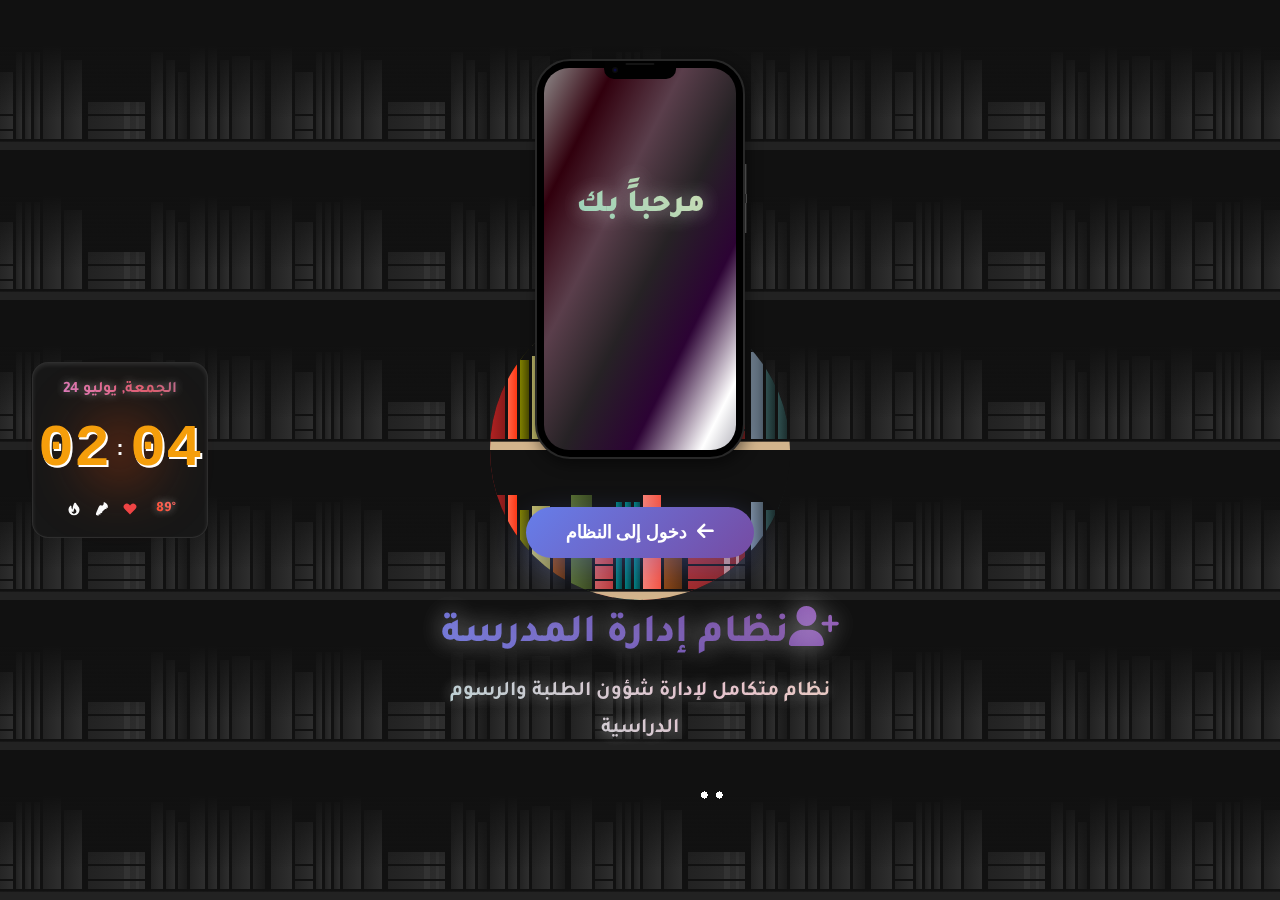
<file: index.html>
<!DOCTYPE html>
<html lang="ar" dir="rtl">
<head>
    <meta charset="UTF-8">
    <meta name="viewport" content="width=device-width, initial-scale=1.0">
    <title>مرحباً - نظام إدارة المدرسة</title>
    <link rel="stylesheet" href="https://cdnjs.cloudflare.com/ajax/libs/font-awesome/6.4.0/css/all.min.css">
    <link href="https://fonts.googleapis.com/css2?family=Tajawal:wght@400;500;700&display=swap" rel="stylesheet">
    <link rel="stylesheet" href="welcome.css">
</head>
<body>
    <!-- Flashlight Background Container - From Uiverse.io by Cobp -->
    <div class="flashlight-container"></div>
    
    <div class="welcome-container">
        <!-- Welcome Card -->
        <div class="card">
            <div class="btn1"></div>
            <div class="btn2"></div>
            <div class="btn3"></div>
            <div class="btn4"></div>
            <div class="card-int">
                <div class="hello">
                    مرحباً بك
                    <span class="hidden">في نظام إدارة المدرسة</span>
                </div>
            </div>
            <div class="top">
                <div class="camera">
                    <div class="int"></div>
                </div>
                <div class="speaker"></div>
            </div>
        </div>

        <!-- Enter Button -->
        <div class="enter-container">
            <button class="enter-btn" onclick="enterSystem()">
                <i class="fas fa-arrow-left"></i>
                <span>دخول إلى النظام</span>
            </button>
        </div>

        <!-- School Info -->
        <div class="school-info">
            <h2><i class="fas fa-user-plus"></i>نظام إدارة المدرسة</h2>
            <p>نظام متكامل لإدارة شؤون الطلبة والرسوم الدراسية</p>
            <div class="features">
                <div class="feature">
                    <i class="fas fa-users"></i>
                    <span>إدارة الطلبة</span>
                </div>
                <div class="feature">
                    <i class="fas fa-money-bill-wave"></i>
                    <span>تتبع المدفوعات</span>
                </div>
                <div class="feature">
                    <i class="fas fa-chart-bar"></i>
                    <span>إحصائيات دقيقة</span>
                </div>
            </div>
        </div>
    </div>

    <!-- Clock Widget - From Uiverse.io by Javierrocadev -->
    <div class="clock-widget">
        <div class="clock-container">
            <span class="date-text" id="dateText">الأحد، 15 يناير</span>
            <div class="time-display">
                <span class="time-hours" id="timeHours">12</span>
                <span class="time-separator">:</span>
                <span class="time-minutes" id="timeMinutes">58</span>
            </div>
            <div class="weather-info">
                <span class="temperature" id="temperature">89°</span>
                <div class="weather-icons">
                    <svg class="w-5 h-5 fill-red-500 animate-bounce" height="100" preserveAspectRatio="xMidYMid meet" viewBox="0 0 100 100" width="100" x="0" xmlns="http://www.w3.org/2000/svg" y="0">
                        <path class="" d="M23,27.6a15.8,15.8,0,0,1,22.4,0L50,32.2l4.6-4.6A15.8,15.8,0,0,1,77,50L50,77,23,50A15.8,15.8,0,0,1,23,27.6Z" fill-rule="evenodd">
                        </path>
                    </svg>
                    <svg class="w-5 h-5 fill-current" height="100" preserveAspectRatio="xMidYMid meet" viewBox="0 0 100 100" width="100" x="0" xmlns="http://www.w3.org/2000/svg" y="0">
                        <path class="svg-fill-primary" d="M80.2,40.7l-1.1-2-.2-.3.3-.3c2.2-14.7-21.3-25.6-20.7-21S57,38.1,45.4,31.8c-9.3-5.1-12.9,12.1-22.8,33.7C16.2,79.4,20.8,82.3,27,81l.3.4L29,83.3a1.4,1.4,0,0,0,1.8.5l.9-.3a1.6,1.6,0,0,0,1.1-1.9l-.5-2.5a38.2,38.2,0,0,0,4.5-2.7L38.6,78a1.8,1.8,0,0,0,2.4-.1l1.2-1.1a1.9,1.9,0,0,0,.4-1.9l-1-2.5L45.5,69l1.7,1.6a1.8,1.8,0,0,0,2.4-.1l.9-1a1.7,1.7,0,0,0,.4-1.8L50,65c5.6-5,11.9-10.9,17.3-15.8l.4.2,1.9,1.1a1.6,1.6,0,0,0,2.1-.2l.8-.8a1.6,1.6,0,0,0,.3-2.1l-1.3-2.1,3.2-3.1,2.2,1.5a1.8,1.8,0,0,0,2.2-.1l.8-.8A1.7,1.7,0,0,0,80.2,40.7Z">
                        </path>
                    </svg>
                    <svg class="w-5 h-5 fill-current" height="100" preserveAspectRatio="xMidYMid meet" viewBox="0 0 100 100" width="100" x="0" xmlns="http://www.w3.org/2000/svg" y="0">
                        <path class="svg-fill-primary" d="M59.5,20.5a3.9,3.9,0,0,0-2.5-2,4.3,4.3,0,0,0-3.3.5,11.9,11.9,0,0,0-3.2,3.5,26,26,0,0,0-2.3,4.4,76.2,76.2,0,0,0-3.3,10.8,120.4,120.4,0,0,0-2.4,14.2,11.4,11.4,0,0,1-3.8-4.2c-1.3-2.7-1.5-6.1-1.5-10.5a4,4,0,0,0-2.5-3.7,3.8,3.8,0,0,0-4.3.9,27.7,27.7,0,1,0,39.2,0,62.4,62.4,0,0,1-5.3-5.8A42.9,42.9,0,0,1,59.5,20.5ZM58.4,70.3a11.9,11.9,0,0,1-20.3-8.4s3.5,2,9.9,2c0-4,2-15.9,5-17.9a21.7,21.7,0,0,0,5.4,7.5,11.8,11.8,0,0,1,3.5,8.4A12,12,0,0,1,58.4,70.3Z" fill-rule="evenodd">
                        </path>
                    </svg>
                </div>
            </div>
        </div>
    </div>

    <script>
        function enterSystem() {
            // الانتقال إلى صفحة إدارة الطلبة
            window.location.href = 'welcome.html';
        }

        // تحديث الساعة بتوقيت ليبيا طرابلس (GMT+2) - تنسيق 12 ساعة
        function updateClock() {
            const now = new Date();
            
            // تحويل التوقيت إلى ليبيا طرابلس (GMT+2)
            const libyaTime = new Date(now.toLocaleString("en-US", {timeZone: "Africa/Tripoli"}));
            
            // تحديث الوقت بتنسيق 12 ساعة
            let hours = libyaTime.getHours();
            const minutes = libyaTime.getMinutes();
            const ampm = hours >= 12 ? 'PM' : 'AM';
            
            // تحويل إلى تنسيق 12 ساعة
            hours = hours % 12;
            hours = hours ? hours : 12; // الساعة 0 تصبح 12
            
            // تنسيق الأرقام
            const formattedHours = hours.toString().padStart(2, '0');
            const formattedMinutes = minutes.toString().padStart(2, '0');
            
            document.getElementById('timeHours').textContent = formattedHours;
            document.getElementById('timeMinutes').textContent = formattedMinutes;
            
            // تحديث التاريخ
            const days = ['الأحد', 'الإثنين', 'الثلاثاء', 'الأربعاء', 'الخميس', 'الجمعة', 'السبت'];
            const months = ['يناير', 'فبراير', 'مارس', 'أبريل', 'مايو', 'يونيو', 'يوليو', 'أغسطس', 'سبتمبر', 'أكتوبر', 'نوفمبر', 'ديسمبر'];
            const dayName = days[libyaTime.getDay()];
            const monthName = months[libyaTime.getMonth()];
            const day = libyaTime.getDate();
            document.getElementById('dateText').textContent = `${dayName}, ${monthName} ${day}`;
            
            // تحديث درجة الحرارة (قيمة ثابتة للعرض)
            document.getElementById('temperature').textContent = '89°';
            
            // عرض التوقيت الحالي في الكونسول للتأكد
            console.log('توقيت ليبيا طرابلس (12 ساعة):', libyaTime.toLocaleString('ar-LY', { 
                timeZone: 'Africa/Tripoli',
                hour: '2-digit',
                minute: '2-digit',
                second: '2-digit',
                hour12: true
            }));
        }

        // إضافة تأثيرات ديناميكية
        document.addEventListener('DOMContentLoaded', function() {
            // تحديث الساعة فوراً وكل ثانية
            updateClock();
            setInterval(updateClock, 1000);
            
            // تأثير الكتابة التدريجي
            const helloElement = document.querySelector('.hello');
            const hiddenElement = document.querySelector('.hidden');
            
            setTimeout(() => {
                hiddenElement.style.opacity = '1';
            }, 1000);

            // تأثير الظهور التدريجي للعناصر
            const features = document.querySelectorAll('.feature');
            features.forEach((feature, index) => {
                setTimeout(() => {
                    feature.style.opacity = '1';
                    feature.style.transform = 'translateY(0)';
                }, 1500 + (index * 200));
            });

            // إمكانية الضغط على Enter للدخول
            document.addEventListener('keypress', function(e) {
                if (e.key === 'Enter') {
                    enterSystem();
                }
            });
        });
    </script>
</body>
</html>
</file>
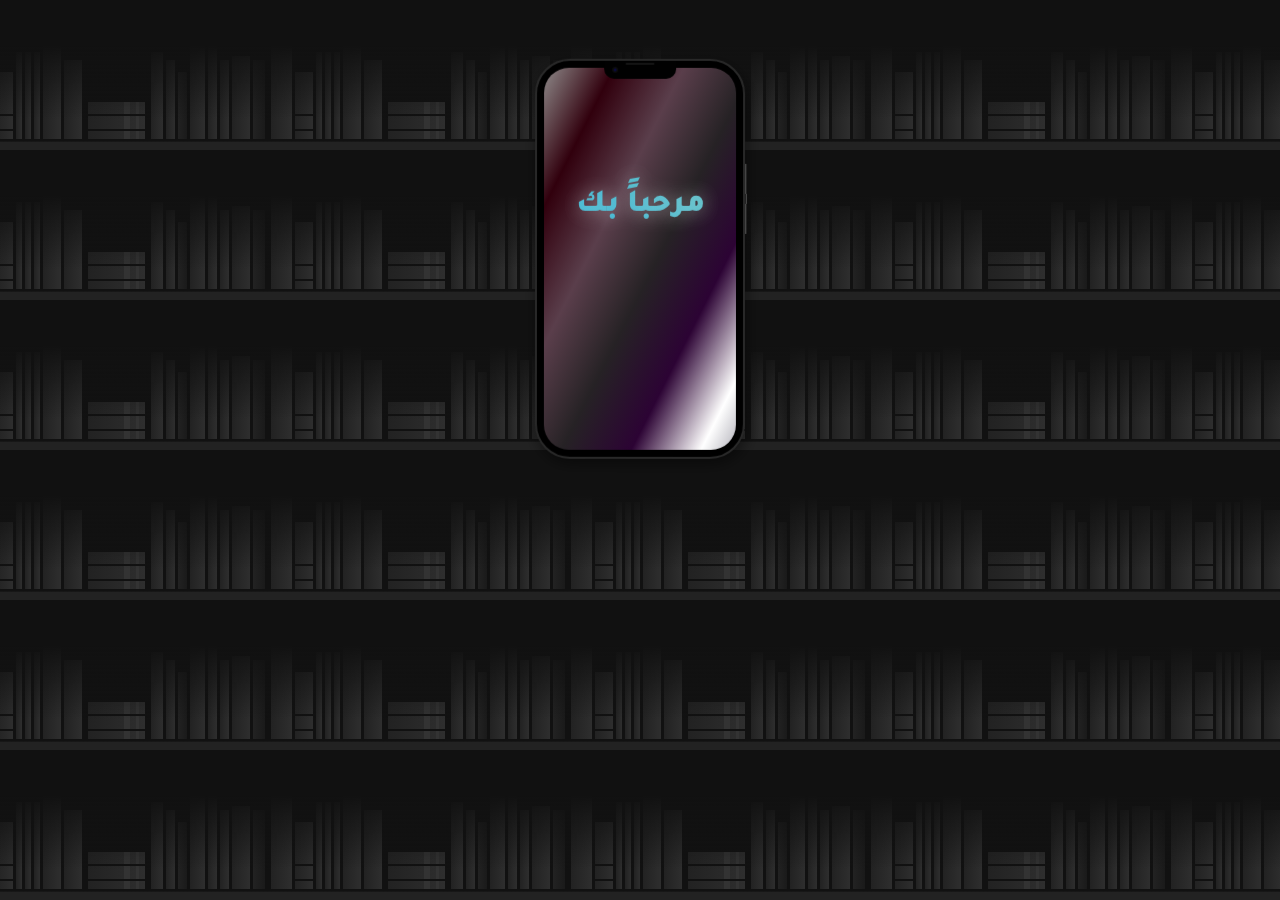
<file: home.html>
<!DOCTYPE html>
<html lang="ar" dir="rtl">
<head>
    <meta charset="UTF-8">
    <meta name="viewport" content="width=device-width, initial-scale=1.0">
    <title>نظام إدارة المدرسة</title>
    <meta http-equiv="refresh" content="0; url=index.html">
    <style>
        body {
            font-family: 'Tajawal', sans-serif;
            background: linear-gradient(135deg, #667eea 0%, #764ba2 100%);
            min-height: 100vh;
            display: flex;
            align-items: center;
            justify-content: center;
            color: white;
            margin: 0;
        }
        .loading {
            text-align: center;
        }
        .loading i {
            font-size: 3rem;
            animation: spin 2s linear infinite;
            margin-bottom: 1rem;
        }
        @keyframes spin {
            0% { transform: rotate(0deg); }
            100% { transform: rotate(360deg); }
        }
        .loading h2 {
            font-size: 1.5rem;
            margin-bottom: 0.5rem;
        }
        .loading p {
            opacity: 0.8;
        }
    </style>
</head>
<body>
    <div class="loading">
        <i class="fas fa-school"></i>
        <h2>نظام إدارة المدرسة</h2>
        <p>جاري التحميل...</p>
    </div>
</body>
</html>
</file>
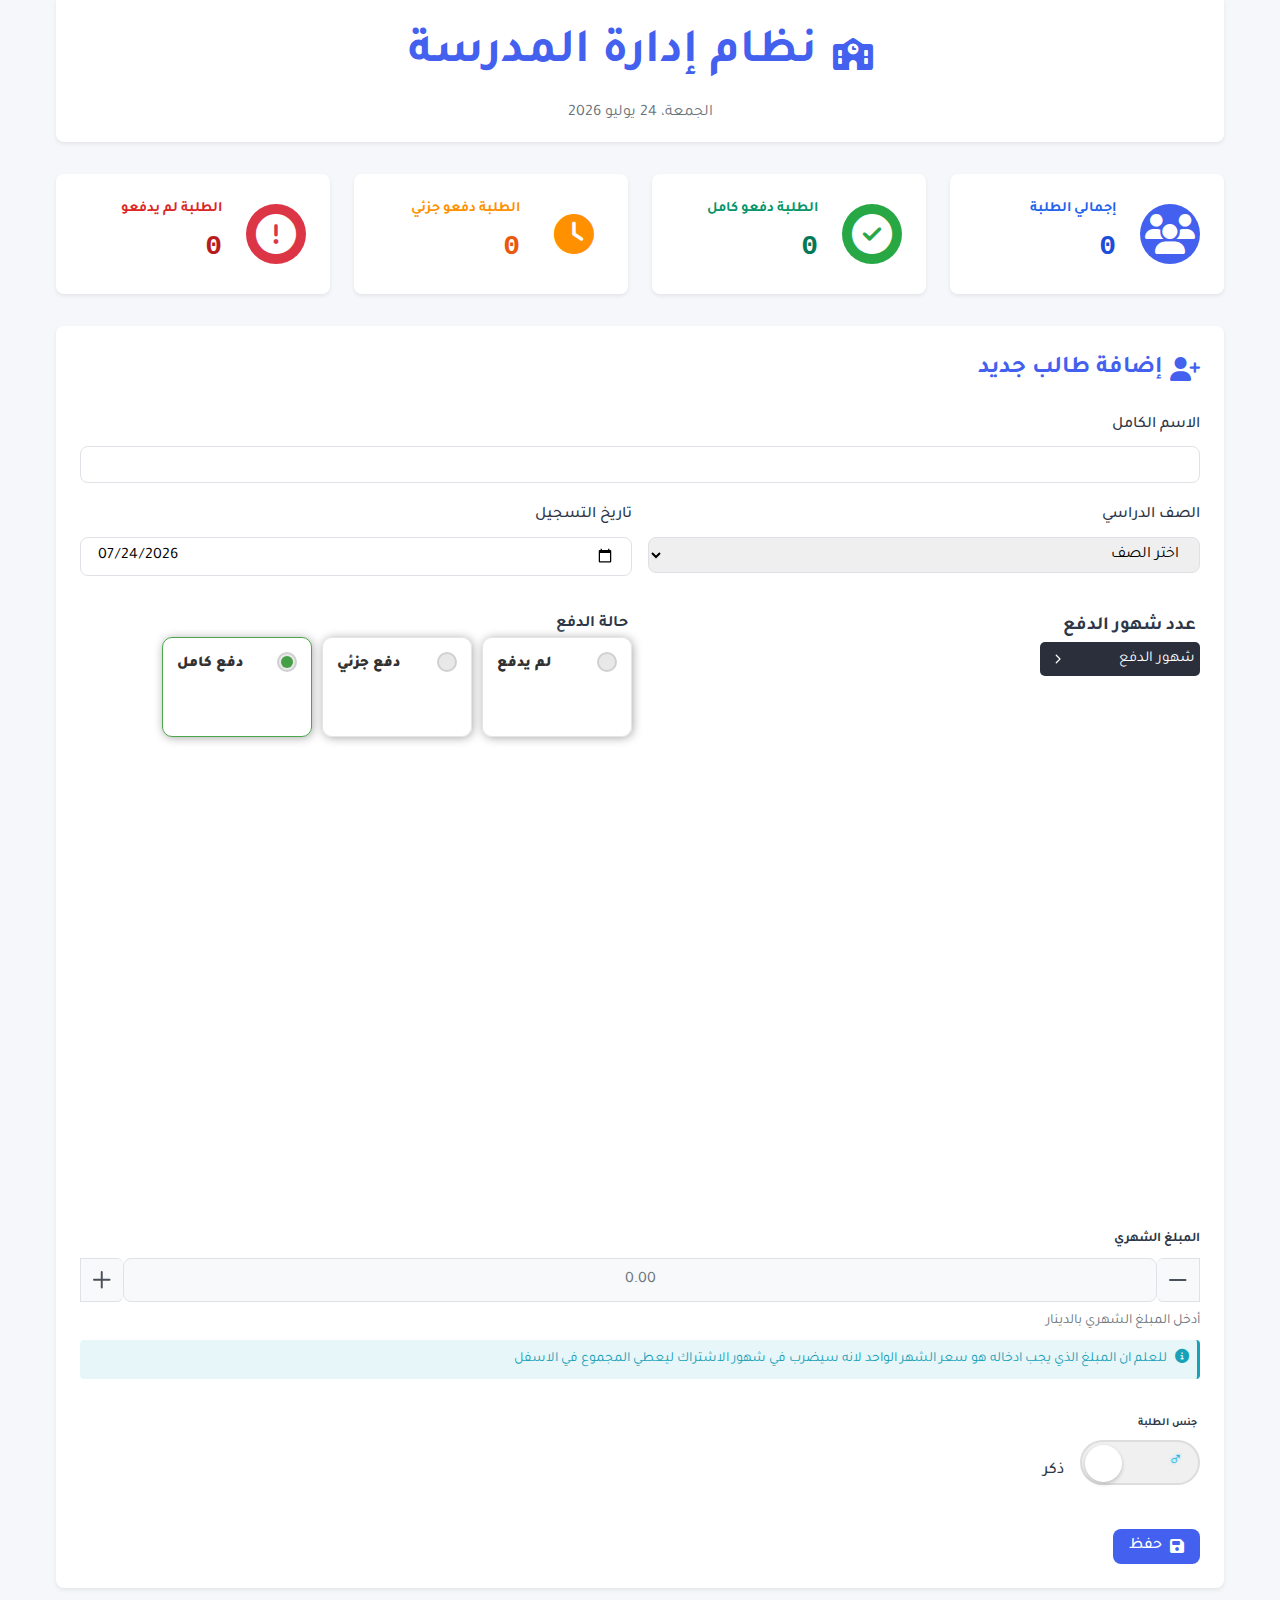
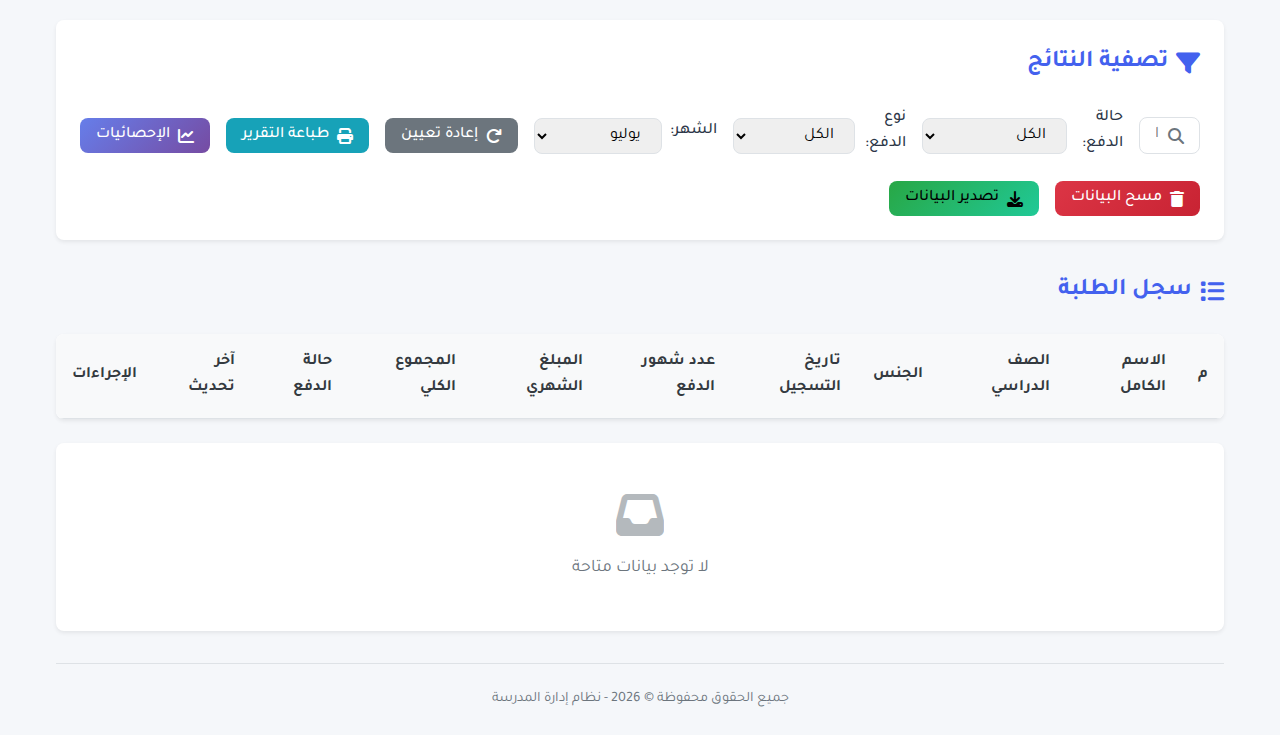
<file: welcome.html>
<!DOCTYPE html>
<html lang="ar" dir="rtl">
<head>
    <meta charset="UTF-8">
    <meta name="viewport" content="width=device-width, initial-scale=1.0">
    <title>نظام إدارة المدرسة - إدارة القبول والرسوم</title>
    <link rel="stylesheet" href="https://cdnjs.cloudflare.com/ajax/libs/font-awesome/6.4.0/css/all.min.css">
    <link href="https://fonts.googleapis.com/css2?family=Tajawal:wght@400;500;700&display=swap" rel="stylesheet">
    <link rel="stylesheet" href="style.css">
</head>
<body>
    <div class="container">
        <!-- Header Section -->
        <header class="header">
            <div class="logo">
                <i class="fas fa-school"></i>
                <h1>نظام إدارة المدرسة</h1>
            </div>
            <div class="date" id="currentDate"></div>
        </header>

        <!-- Main Content -->
        <main class="main-content">
            <!-- Statistics Cards -->
            <section class="stats-cards">
                <div class="stat-card total-students">
                    <i class="fas fa-users"></i>
                    <div class="info">
                        <h3>إجمالي الطلبة</h3>
                        <p id="totalStudents">0</p>
                    </div>
                </div>
                <div class="stat-card paid">
                    <i class="fas fa-check-circle"></i>
                    <div class="info">
                        <h3>الطلبة دفعو كامل </h3>
                        <p id="paidStudents">0</p>
                    </div>
                </div>
                <div class="stat-card partial">
                    <i class="fas fa-clock"></i>
                    <div class="info">
                        <h3>الطلبة دفعو جزئي</h3>
                        <p id="partialStudents">0</p>
                    </div>
                </div>
                <div class="stat-card unpaid">
                    <i class="fas fa-exclamation-circle"></i>
                    <div class="info">
                        <h3>الطلبة لم يدفعو</h3>
                        <p id="unpaidStudents">0</p>
                    </div>
                </div>
            </section>

            <!-- Student Form -->
            <section class="student-form">
                <h2><i class="fas fa-user-plus"></i> إضافة طالب جديد</h2>
                <form id="studentForm">
                    <div class="form-group">
                        <label for="fullName">الاسم الكامل</label>
                        <input type="text" id="fullName" required>
                    </div>
                    <div class="form-row">
                        <div class="form-group">
                            <label for="grade">الصف الدراسي</label>
                            <select id="grade" required>
                                <option value="">اختر الصف</option>
                                <option value="الأول ابتدائي">الأول ابتدائي</option>
                                <option value="الثاني ابتدائي">الثاني ابتدائي</option>
                                <option value="الثالث ابتدائي">الثالث ابتدائي</option>
                                <option value="الرابع ابتدائي">الرابع ابتدائي</option>
                                <option value="الخامس ابتدائي">الخامس ابتدائي</option>
                                <option value="السادس ابتدائي">السادس ابتدائي</option>
                                <option value="الأول متوسط">الأول متوسط</option>
                                <option value="الثاني متوسط">الثاني متوسط</option>
                                <option value="الثالث متوسط">الثالث متوسط</option>
                                <option value="الأول ثانوي">الأول ثانوي</option>
                                <option value="الثاني ثانوي">الثاني ثانوي</option>
                                <option value="الثالث ثانوي">الثالث ثانوي</option>
                            </select>
                        </div>
                        <div class="form-group">
                            <label for="registrationDate">تاريخ التسجيل</label>
                            <input type="date" id="registrationDate" required>
                        </div>
                    </div>
                    <div class="form-row">
                        <div class="form-group">
                            <h3><i class="fas fa-mony-plus"></i> عدد شهور الدفع </h3>
                            <!-- From Uiverse.io by 3bdel3ziz-T --> 
                            <div class="select">
                              <div
                                class="selected"
                                data-default="شهور الدفع"
                                data-one="شهر 1"
                                data-two="شهرين 2"
                                data-three="3 شهور"
                                data-four="4 شهور"
                                data-five="شهور 5"
                                data-six="شهور 6"
                                data-seven="شهور 7"
                                data-eight="شهور 8"
                                data-nine="شهور 9"
                                data-ten="شهور 10"
                                data-Eleven="شهور 11"
                                data-Twelve="شهور 12"
                              >
                                <svg
                                  xmlns="http://www.w3.org/2000/svg"
                                  height="1em"
                                  viewBox="0 0 512 512"
                                  class="arrow"
                                >
                                  <path
                                    d="M233.4 406.6c12.5 12.5 32.8 12.5 45.3 0l192-192c12.5-12.5 12.5-32.8 0-45.3s-32.8-12.5-45.3 0L256 338.7 86.6 169.4c-12.5-12.5-32.8-12.5-45.3 0s-12.5 32.8 0 45.3l192 192z"
                                  ></path>
                                </svg>
                              </div>
                              <div class="options">
                                <div title="all">
                                  <input id="all" name="paymentMonths" type="radio" checked="" />
                                  <label class="option" for="all" data-txt="غير محدد"></label>
                                </div>
                                <div title="option-1">
                                  <input id="option-1" name="paymentMonths" type="radio" />
                                  <label class="option" for="option-1" data-txt="شهر 1"></label>
                                </div>
                                <div title="option-2">
                                  <input id="option-2" name="paymentMonths" type="radio" />
                                  <label class="option" for="option-2" data-txt="شهرين 2"></label>
                                </div>
                                <div title="option-3">
                                  <input id="option-3" name="paymentMonths" type="radio" />
                                  <label class="option" for="option-3" data-txt="3 شهور"></label>
                                </div>
                                <div title="option-4">
                                  <input id="option-4" name="paymentMonths" type="radio" />
                                  <label class="option" for="option-4" data-txt="4 شهور"></label>
                                </div>
                                <div title="option-5">
                                  <input id="option-5" name="paymentMonths" type="radio" />
                                  <label class="option" for="option-5" data-txt="شهور 5"></label>
                                </div>
                                <div title="option-6">
                                  <input id="option-6" name="paymentMonths" type="radio" />
                                  <label class="option" for="option-6" data-txt="شهور 6"></label>
                                </div>
                                <div title="option-7">
                                  <input id="option-7" name="paymentMonths" type="radio" />
                                  <label class="option" for="option-7" data-txt="شهور 7"></label>
                                </div>
                                <div title="option-8">
                                  <input id="option-8" name="paymentMonths" type="radio" />
                                  <label class="option" for="option-8" data-txt="شهور 8"></label>
                                </div>
                                <div title="option-9">
                                  <input id="option-9" name="paymentMonths" type="radio" />
                                  <label class="option" for="option-9" data-txt="شهور 9"></label>
                                </div>
                                <div title="option-10">
                                  <input id="option-10" name="paymentMonths" type="radio" />
                                  <label class="option" for="option-10" data-txt="شهور 10"></label>
                                </div>
                                <div title="option-11">
                                  <input id="option-11" name="paymentMonths" type="radio" />
                                  <label class="option" for="option-11" data-txt="شهور 11"></label>
                                </div>
                                <div title="option-12">
                                  <input id="option-12" name="paymentMonths" type="radio" />
                                  <label class="option" for="option-12" data-txt="شهور 12"></label>
                                </div>
                              </div>
                            </div>
                        </div>
                        <div class="form-group">
                            <h4><i class="fas fa-mony-plus"></i>  حالة الدفع </h4>
                            <!-- From Uiverse.io by andrew-demchenk0 --> 
                            <div class="wrapper">
                                <div class="card">
                                    <input class="input" type="radio" name="paymentStatus" value="unpaid" id="unpaid">
                                    <span class="check"></span>
                                    <label class="label" for="unpaid">
                                        <div class="title">لم يدفع</div>
                                    </label>
                                </div>
                                <div class="card">
                                    <input class="input" type="radio" name="paymentStatus" value="partial" id="partial">
                                    <span class="check"></span>
                                    <label class="label" for="partial">
                                        <div class="title">دفع جزئي</div>
                                    </label>
                                </div>
                                <div class="card">
                                    <input class="input" type="radio" name="paymentStatus" value="paid" id="paid" checked>
                                    <span class="check"></span>
                                    <label class="label" for="paid">
                                        <div class="title">دفع كامل</div>
                                    </label>
                                </div>
                            </div>
                        </div>
                    </div>
                    <div class="form-row">
                        <div class="form-group">
                            <h5><i class="fas fa-mony-plus"></i>المبلغ الشهري </h5>
                            <div class="quantity-input-container">
                                <button type="button" id="decrement-button" class="quantity-btn decrement">
                                    <svg class="w-3 h-3" viewBox="0 0 18 2">
                                        <path stroke="currentColor" stroke-linecap="round" stroke-linejoin="round" stroke-width="2" d="M1 1h16"></path>
                                    </svg>
                                </button>
                                <input type="text" id="paymentAmount" class="quantity-input" placeholder="0.00" required>
                                <button type="button" id="increment-button" class="quantity-btn increment">
                                    <svg class="w-3 h-3" viewBox="0 0 18 18">
                                        <path stroke="currentColor" stroke-linecap="round" stroke-linejoin="round" stroke-width="2" d="M9 1v16M1 9h16"></path>
                                    </svg>
                                </button>
                            </div>
                            <p class="helper-text">أدخل المبلغ الشهري بالدينار</p>
                            <p class="info-text"><i class="fas fa-info-circle"></i>للعلم ان المبلغ الذي يجب ادخاله هو سعر الشهر الواحد لانه سيضرب في شهور الاشتراك ليعطي المجموع في الاسفل </p>
                        </div>
                    </div>
                    <div class="form-group">
                        <h6><i class="fas fa-mony-plus"></i> جنس الطلبة </h6>
                        <div class="gender-container">
                            <div class="gender-toggle-wrapper">
                                <input id="genderSwitch" class="gender-toggle" type="checkbox" hidden />
                                <label for="genderSwitch" class="switch">
                                    <span class="gender-option male">♂</span>
                                    <span class="gender-option female">♀</span>
                                </label>
                            </div>
                            <span class="gender-label">ذكر</span>
                        </div>
                    </div>
                    <div class="form-actions">
                        <button type="submit" class="btn btn-primary" id="saveBtn">
                            <i class="fas fa-save"></i> حفظ
                        </button>
                        <button type="button" class="btn btn-secondary" id="cancelBtn" style="display: none;">
                            <i class="fas fa-times"></i> إلغاء
                        </button>
                    </div>
                </form>
            </section>

            <!-- Filters -->
            <section class="filters no-print">
                <h2><i class="fas fa-filter"></i> تصفية النتائج</h2>
                <div class="filter-controls">
                    <div class="search-box">
                        <i class="fas fa-search"></i>
                        <input type="text" id="searchInput" placeholder="ابحث بالاسم أو الصف...">
                    </div>
                    <div class="filter-group">
                        <label for="filterPaymentStatus">حالة الدفع:</label>
                        <select id="filterPaymentStatus">
                            <option value="all">الكل</option>
                            <option value="paid">مدفوع</option>
                            <option value="partial">دفع جزئي</option>
                            <option value="unpaid">غير مدفوع</option>
                        </select>
                    </div>
                    <div class="filter-group">
                        <label for="filterPaymentType">نوع الدفع:</label>
                        <select id="filterPaymentType">
                            <option value="all">الكل</option>
                            <option value="شهري">شهري</option>
                            <option value="سنوي">سنوي</option>
                        </select>
                    </div>
                    <div class="filter-group">
                        <label for="filterMonth">الشهر:</label>
                        <select id="filterMonth">
                            <option value="all">كل الشهور</option>
                            <option value="1">يناير</option>
                            <option value="2">فبراير</option>
                            <option value="3">مارس</option>
                            <option value="4">أبريل</option>
                            <option value="5">مايو</option>
                            <option value="6">يونيو</option>
                            <option value="7">يوليو</option>
                            <option value="8">أغسطس</option>
                            <option value="9">سبتمبر</option>
                            <option value="10">أكتوبر</option>
                            <option value="11">نوفمبر</option>
                            <option value="12">ديسمبر</option>
                        </select>
                    </div>
                    <button class="btn btn-secondary" id="resetFilters">
                        <i class="fas fa-redo"></i> إعادة تعيين
                    </button>
                    <button class="btn btn-print" id="printReport">
                        <i class="fas fa-print"></i> طباعة التقرير
                    </button>
                    <button class="btn btn-statistics" id="statisticsBtn">
                        <i class="fas fa-chart-line"></i> الإحصائيات
                    </button>
                    <button class="btn btn-danger" onclick="clearAllData()" style="background: linear-gradient(135deg, #dc3545 0%, #c82333 100%);">
                        <i class="fas fa-trash"></i> مسح البيانات
                    </button>
                    <button class="btn btn-success" onclick="exportData()" style="background: linear-gradient(135deg, #28a745 0%, #20c997 100%);">
                        <i class="fas fa-download"></i> تصدير البيانات
                    </button>
                </div>
            </section>

            <!-- Students Table -->
            <section class="students-table">
                <h2><i class="fas fa-list"></i> سجل الطلبة</h2>
                <div class="table-responsive">
                    <table>
                        <thead>
                            <tr>
                                <th>م</th>
                                <th>الاسم الكامل</th>
                                <th>الصف الدراسي</th>
                                <th>الجنس</th>
                                <th>تاريخ التسجيل</th>
                                <th>عدد شهور الدفع</th>
                                <th>المبلغ الشهري</th>
                                <th>المجموع الكلي</th>
                                <th>حالة الدفع</th>
                                <th>آخر تحديث</th>
                                <th class="no-print">الإجراءات</th>
                            </tr>
                        </thead>
                        <tbody id="studentsTableBody">
                            <!-- Students will be dynamically added here -->
                        </tbody>
                    </table>
                </div>
                <div class="no-results" id="noResults" style="display: none;">
                    <i class="fas fa-inbox"></i>
                    <p>لا توجد بيانات متاحة</p>
                </div>
            </section>
        </main>

        <!-- Footer -->
        <footer class="footer no-print">
            <p>جميع الحقوق محفوظة &copy; <span id="currentYear"></span> - نظام إدارة المدرسة</p>
        </footer>
    </div>

    <!-- Confirmation Modal -->
    <div class="modal" id="confirmationModal">
        <div class="modal-content">
            <span class="close-modal">&times;</span>
            <div class="modal-icon">
                <i class="fas fa-exclamation-triangle"></i>
            </div>
            <h3 id="modalTitle">تأكيد الحذف</h3>
            <p id="modalMessage">هل أنت متأكد من حذف هذا الطالب؟ لا يمكن التراجع عن هذه العملية.</p>
            <div class="modal-actions">
                <button class="btn btn-secondary" id="cancelModalBtn">إلغاء</button>
                <button class="btn btn-danger" id="confirmModalBtn">تأكيد الحذف</button>
            </div>
        </div>
    </div>

    <!-- Toast Notification -->
    <div class="toast" id="toast"></div>

    <script src="app.js"></script>
</body>
</html>
</file>
<file: welcome.css>
/* Flashlight Background - From Uiverse.io by Cobp */
.flashlight-container {
    --color-0: #fff;
    --color-1: #111;
    --color-2: #222;
    --color-3: #333;
    --color-4: #2e2e2e;
    --color-5: #d2b48c;
    --color-6: #b22222;
    --color-7: #871a1a;
    --color-8: #ff6347;
    --color-9: #ff3814;
    position: fixed;
    top: 0;
    left: 0;
    width: 100%;
    height: 100%;
    z-index: 0;
    background-color: var(--color-1);
    background-image: linear-gradient(
        to top,
        var(--color-2) 5%,
        var(--color-1) 6%,
        var(--color-1) 7%,
        transparent 7%
      ),
      linear-gradient(to bottom, var(--color-1) 30%, transparent 80%),
      linear-gradient(to right, var(--color-2), var(--color-4) 5%, transparent 5%),
      linear-gradient(
        to right,
        transparent 6%,
        var(--color-2) 6%,
        var(--color-4) 9%,
        transparent 9%
      ),
      linear-gradient(
        to right,
        transparent 27%,
        var(--color-2) 27%,
        var(--color-4) 34%,
        transparent 34%
      ),
      linear-gradient(
        to right,
        transparent 51%,
        var(--color-2) 51%,
        var(--color-4) 57%,
        transparent 57%
      ),
      linear-gradient(to bottom, var(--color-1) 35%, transparent 35%),
      linear-gradient(
        to right,
        transparent 42%,
        var(--color-2) 42%,
        var(--color-4) 44%,
        transparent 44%
      ),
      linear-gradient(
        to right,
        transparent 45%,
        var(--color-2) 45%,
        var(--color-4) 47%,
        transparent 47%
      ),
      linear-gradient(
        to right,
        transparent 48%,
        var(--color-2) 48%,
        var(--color-4) 50%,
        transparent 50%
      ),
      linear-gradient(
        to right,
        transparent 87%,
        var(--color-2) 87%,
        var(--color-4) 91%,
        transparent 91%
      ),
      linear-gradient(to bottom, var(--color-1) 37.5%, transparent 37.5%),
      linear-gradient(
        to right,
        transparent 14%,
        var(--color-2) 14%,
        var(--color-4) 20%,
        transparent 20%
      ),
      linear-gradient(to bottom, var(--color-1) 40%, transparent 40%),
      linear-gradient(
        to right,
        transparent 10%,
        var(--color-2) 10%,
        var(--color-4) 13%,
        transparent 13%
      ),
      linear-gradient(
        to right,
        transparent 21%,
        var(--color-2) 21%,
        #1a1a1a 25%,
        transparent 25%
      ),
      linear-gradient(
        to right,
        transparent 58%,
        var(--color-2) 58%,
        var(--color-4) 64%,
        transparent 64%
      ),
      linear-gradient(
        to right,
        transparent 92%,
        var(--color-2) 92%,
        var(--color-4) 95%,
        transparent 95%
      ),
      linear-gradient(to bottom, var(--color-1) 48%, transparent 48%),
      linear-gradient(
        to right,
        transparent 96%,
        var(--color-2) 96%,
        #1a1a1a 99%,
        transparent 99%
      ),
      linear-gradient(
        to bottom,
        transparent 68.5%,
        transparent 76%,
        var(--color-1) 76%,
        var(--color-1) 77.5%,
        transparent 77.5%,
        transparent 86%,
        var(--color-1) 86%,
        var(--color-1) 87.5%,
        transparent 87.5%
      ),
      linear-gradient(
        to right,
        transparent 35%,
        var(--color-2) 35%,
        var(--color-4) 41%,
        transparent 41%
      ),
      linear-gradient(to bottom, var(--color-1) 68%, transparent 68%),
      linear-gradient(
        to right,
        transparent 78%,
        var(--color-3) 78%,
        var(--color-3) 80%,
        transparent 80%,
        transparent 82%,
        var(--color-3) 82%,
        var(--color-3) 83%,
        transparent 83%
      ),
      linear-gradient(
        to right,
        transparent 66%,
        var(--color-2) 66%,
        var(--color-4) 85%,
        transparent 85%
      );
    background-size: 300px 150px;
    background-position: center bottom;
}

.flashlight-container:before {
    content: "";
    width: 100%;
    height: 100%;
    position: absolute;
    inset: 0;
    background-color: var(--color-1);
    background-image: linear-gradient(
        to top,
        var(--color-5) 5%,
        var(--color-1) 6%,
        var(--color-1) 7%,
        transparent 7%
      ),
      linear-gradient(to bottom, var(--color-1) 30%, transparent 30%),
      linear-gradient(to right, var(--color-6), var(--color-7) 5%, transparent 5%),
      linear-gradient(
        to right,
        transparent 6%,
        var(--color-8) 6%,
        var(--color-9) 9%,
        transparent 9%
      ),
      linear-gradient(
        to right,
        transparent 27%,
        #556b2f 27%,
        #39481f 34%,
        transparent 34%
      ),
      linear-gradient(
        to right,
        transparent 51%,
        #fa8072 51%,
        #f85441 57%,
        transparent 57%
      ),
      linear-gradient(to bottom, var(--color-1) 35%, transparent 35%),
      linear-gradient(
        to right,
        transparent 42%,
        #008080 42%,
        #004d4d 44%,
        transparent 44%
      ),
      linear-gradient(
        to right,
        transparent 45%,
        #008080 45%,
        #004d4d 47%,
        transparent 47%
      ),
      linear-gradient(
        to right,
        transparent 48%,
        #008080 48%,
        #004d4d 50%,
        transparent 50%
      ),
      linear-gradient(
        to right,
        transparent 87%,
        #789 87%,
        #4f5d6a 91%,
        transparent 91%
      ),
      linear-gradient(to bottom, var(--color-1) 37.5%, transparent 37.5%),
      linear-gradient(
        to right,
        transparent 14%,
        #bdb76b 14%,
        #989244 20%,
        transparent 20%
      ),
      linear-gradient(to bottom, var(--color-1) 40%, transparent 40%),
      linear-gradient(
        to right,
        transparent 10%,
        #808000 10%,
        #4d4d00 13%,
        transparent 13%
      ),
      linear-gradient(
        to right,
        transparent 21%,
        #8b4513 21%,
        #5e2f0d 25%,
        transparent 25%
      ),
      linear-gradient(
        to right,
        transparent 58%,
        #8b4513 58%,
        #5e2f0d 64%,
        transparent 64%
      ),
      linear-gradient(
        to right,
        transparent 92%,
        #2f4f4f 92%,
        #1c2f2f 95%,
        transparent 95%
      ),
      linear-gradient(to bottom, var(--color-1) 48%, transparent 48%),
      linear-gradient(
        to right,
        transparent 96%,
        #2f4f4f 96%,
        #1c2f2f 99%,
        transparent 99%
      ),
      linear-gradient(
        to bottom,
        transparent 68.5%,
        transparent 76%,
        var(--color-1) 76%,
        var(--color-1) 77.5%,
        transparent 77.5%,
        transparent 86%,
        var(--color-1) 86%,
        var(--color-1) 87.5%,
        transparent 87.5%
      ),
      linear-gradient(
        to right,
        transparent 35%,
        #cd5c5c 35%,
        #bc3a3a 41%,
        transparent 41%
      ),
      linear-gradient(to bottom, var(--color-1) 68%, transparent 68%),
      linear-gradient(
        to right,
        transparent 78%,
        #bc8f8f 78%,
        #bc8f8f 80%,
        transparent 80%,
        transparent 82%,
        #bc8f8f 82%,
        #bc8f8f 83%,
        transparent 83%
      ),
      linear-gradient(
        to right,
        transparent 66%,
        #a52a2a 66%,
        #7c2020 85%,
        transparent 85%
      );
    background-size: 300px 150px;
    background-position: center bottom;
    clip-path: circle(150px at center center);
    animation: flashlight 20s ease infinite;
}

.flashlight-container:after {
    content: "";
    width: 25px;
    height: 10px;
    position: absolute;
    left: calc(50% + 59px);
    bottom: 100px;
    background-repeat: no-repeat;
    background-image: radial-gradient(circle, #fff 50%, transparent 50%),
      radial-gradient(circle, #fff 50%, transparent 50%);
    background-size: 10px 10px;
    background-position:
      left center,
      right center;
    animation: eyes 20s infinite;
}

@keyframes flashlight {
    0% {
        clip-path: circle(150px at -25% 10%);
    }

    38% {
        clip-path: circle(150px at 60% 20%);
    }

    39% {
        opacity: 1;
        clip-path: circle(150px at 60% 86%);
    }

    40% {
        opacity: 0;
        clip-path: circle(150px at 60% 86%);
    }

    41% {
        opacity: 1;
        clip-path: circle(150px at 60% 86%);
    }

    42% {
        opacity: 0;
        clip-path: circle(150px at 60% 86%);
    }

    54% {
        opacity: 0;
        clip-path: circle(150px at 60% 86%);
    }

    55% {
        opacity: 1;
        clip-path: circle(150px at 60% 86%);
    }

    59% {
        opacity: 1;
        clip-path: circle(150px at 60% 86%);
    }

    64% {
        clip-path: circle(150px at 45% 78%);
    }

    68% {
        clip-path: circle(150px at 85% 89%);
    }

    72% {
        clip-path: circle(150px at 60% 86%);
    }

    74% {
        clip-path: circle(150px at 60% 86%);
    }

    100% {
        clip-path: circle(150px at 150% 50%);
    }
}

@keyframes eyes {
    0%,
    38% {
        opacity: 0;
    }

    39%,
    41% {
        opacity: 1;
        transform: scaleY(1);
    }

    40% {
        transform: scaleY(0);
        filter: none;
        background-image: radial-gradient(circle, #fff 50%, transparent 50%),
          radial-gradient(circle, #fff 50%, transparent 50%);
    }

    41% {
        transform: scaleY(1);
        background-image: radial-gradient(circle, #ff0000 50%, transparent 50%),
          radial-gradient(circle, #ff0000 50%, transparent 50%);
        filter: drop-shadow(0 0 4px #ff8686);
    }

    42%,
    100% {
        opacity: 0;
    }
}

/* Welcome Page Styles */
* {
    margin: 0;
    padding: 0;
    box-sizing: border-box;
}

body {
    font-family: 'Tajawal', sans-serif;
    background: #111; /* ← تغيير الخلفية إلى داكن لتناسب الكشاف */
    min-height: 100vh;
    display: flex;
    align-items: center;
    justify-content: center;
    overflow: hidden;
    position: relative;
}

/* Animated Background */
body::before {
    content: '';
    position: absolute;
    top: 0;
    left: 0;
    right: 0;
    bottom: 0;
    background: 
        radial-gradient(circle at 20% 80%, rgba(102, 126, 234, 0.1) 0%, transparent 50%),
        radial-gradient(circle at 80% 20%, rgba(118, 75, 162, 0.1) 0%, transparent 50%),
        radial-gradient(circle at 40% 40%, rgba(255, 255, 255, 0.05) 0%, transparent 50%);
    animation: float 20s ease-in-out infinite;
}

@keyframes float {
    0%, 100% { transform: translateY(0px); }
    50% { transform: translateY(-20px); }
}

.welcome-container {
    display: flex;
    flex-direction: column;
    align-items: center;
    gap: 3rem;
    z-index: 10; /* ← رفع z-index ليظهر فوق المطر */
    position: relative;
}

/* Phone Card - From Uiverse.io by google_4193 */
.card {
    width: 210px;
    height: 400px;
    background: black;
    border-radius: 35px;
    border: 2px solid rgb(40, 40, 40);
    padding: 7px;
    position: relative;
    box-shadow: 2px 5px 15px rgba(0, 0, 0, 0.486);
    animation: phoneFloat 3s ease-in-out infinite;
}

@keyframes phoneFloat {
    0%, 100% { transform: translateY(0px) rotate(0deg); }
    50% { transform: translateY(-10px) rotate(2deg); }
}

.card-int {
    background-image: linear-gradient(
        to right bottom,
        #8e8989,
        #ff004431,
        #5a3e4b,
        #262225,
        #2c0334,
        #ffffff,
        #6a6878,
        #c1d9ff,
        #003d94,
        #002e66,
        #001d3a,
        #020812
    );
    background-size: 200% 200%;
    background-position: 0% 0%;
    height: 100%;
    border-radius: 25px;
    transition: all 0.6s ease-out;
    overflow: hidden;
    display: flex;
    align-items: center;
    justify-content: center;
}

.card:hover .card-int {
    background-position: 100% 100%;
}

.top {
    position: absolute;
    top: 0px;
    right: 50%;
    transform: translate(50%, 0%);
    width: 35%;
    height: 18px;
    background-color: rgb(1, 1, 1);
    border-bottom-left-radius: 10px;
    border-bottom-right-radius: 10px;
}

.speaker {
    position: absolute;
    top: 2px;
    right: 50%;
    transform: translate(50%, 0%);
    width: 40%;
    height: 2px;
    border-radius: 2px;
    background-color: rgb(20, 20, 20);
}

.camera {
    position: absolute;
    top: 6px;
    right: 84%;
    transform: translate(50%, 0%);
    width: 6px;
    height: 6px;
    border-radius: 50%;
    background-color: rgba(255, 255, 255, 0.048);
}

.int {
    position: absolute;
    width: 3px;
    height: 3px;
    border-radius: 50%;
    top: 50%;
    right: 50%;
    transform: translate(50%, -50%);
    background-color: rgba(0, 0, 255, 0.212);
}

.btn1,
.btn2,
.btn3,
.btn4 {
    position: absolute;
    width: 2px;
}

.btn1,
.btn2,
.btn3 {
    height: 45px;
    top: 30%;
    right: -4px;
    background-image: linear-gradient(
        to right,
        #111111,
        #222222,
        #333333,
        #464646,
        #595959
    );
}

.btn2,
.btn3 {
    transform: scale(-1);
    left: -4px;
}

.btn2,
.btn3 {
    transform: scale(-1);
    height: 30px;
}

.btn2 {
    top: 26%;
}

.btn3 {
    top: 36%;
}

.hello {
    display: flex;
    flex-flow: column;
    align-items: center;
    justify-content: center;
    color: white;
    font-size: 2rem; /* ← زيادة من 1.5rem إلى 2rem */
    font-weight: 900; /* ← زيادة من bold إلى 900 */
    text-align: center;
    line-height: 45px; /* ← زيادة من 35px إلى 45px */
    height: 100%;
    transition: 0.5s ease-in-out;
    background: linear-gradient(45deg, #ff6b6b, #4ecdc4, #45b7d1, #96ceb4, #ffeaa7, #dfe6e9);
    background-size: 300% 300%;
    -webkit-background-clip: text;
    background-clip: text;
    -webkit-text-fill-color: transparent;
    animation: gradient-text 3s ease infinite;
    text-shadow: 0 0 20px rgba(255, 255, 255, 0.3); /* ← إضافة ظل للنص */
    filter: drop-shadow(0 0 10px rgba(255, 255, 255, 0.2)); /* ← إضافة تأثير إضاءة */
}

@keyframes gradient-text {
    0% {
        background-position: 0% 50%;
    }
    50% {
        background-position: 100% 50%;
    }
    100% {
        background-position: 0% 50%;
    }
}

.hidden {
    display: block;
    opacity: 0;
    transition: all 0.3s ease-in;
    font-size: 1.6rem; /* ← زيادة من 1.2rem إلى 1.6rem */
    margin-top: 15px; /* ← زيادة من 10px إلى 15px */
    font-weight: 700; /* ← إضافة وزن خط */
    background: linear-gradient(45deg, #f093fb, #f5576c, #4facfe, #00f2fe, #43e97b, #38f9d7);
    background-size: 300% 300%;
    -webkit-background-clip: text;
    background-clip: text;
    -webkit-text-fill-color: transparent;
    animation: gradient-text 4s ease infinite;
    text-shadow: 0 0 15px rgba(255, 255, 255, 0.3); /* ← إضافة ظل للنص */
    filter: drop-shadow(0 0 8px rgba(255, 255, 255, 0.2)); /* ← إضافة تأثير إضاءة */
}

.card:hover .hidden {
    opacity: 1;
}

.card:hover .hello {
    transform: translateY(-10px);
}

/* Enter Button */
.enter-container {
    animation: slideUp 1s ease-out 0.5s both;
}

@keyframes slideUp {
    from {
        opacity: 0;
        transform: translateY(30px);
    }
    to {
        opacity: 1;
        transform: translateY(0);
    }
}

.enter-btn {
    background: linear-gradient(135deg, #667eea 0%, #764ba2 100%);
    color: white;
    border: none;
    padding: 15px 40px;
    border-radius: 50px;
    font-size: 1.1rem;
    font-weight: 600;
    cursor: pointer;
    display: flex;
    align-items: center;
    gap: 10px;
    transition: all 0.3s ease;
    box-shadow: 0 10px 30px rgba(102, 126, 234, 0.3);
    position: relative;
    overflow: hidden;
}

.enter-btn::before {
    content: '';
    position: absolute;
    top: 0;
    left: -100%;
    width: 100%;
    height: 100%;
    background: linear-gradient(90deg, transparent, rgba(255, 255, 255, 0.2), transparent);
    transition: left 0.5s;
}

.enter-btn:hover::before {
    left: 100%;
}

.enter-btn:hover {
    transform: translateY(-3px);
    box-shadow: 0 15px 40px rgba(102, 126, 234, 0.4);
}

.enter-btn:active {
    transform: translateY(-1px);
}

.enter-btn i {
    font-size: 1.2rem;
}

/* School Info */
.school-info {
    text-align: center;
    color: white;
    animation: fadeIn 1s ease-out 1s both;
    max-width: 400px;
}

@keyframes fadeIn {
    from {
        opacity: 0;
        transform: translateY(20px);
    }
    to {
        opacity: 1;
        transform: translateY(0);
    }
}

.school-info h2 {
    font-size: 2.5rem; /* ← زيادة من 2rem إلى 2.5rem */
    margin-bottom: 15px; /* ← زيادة من 10px إلى 15px */
    text-shadow: 2px 2px 4px rgba(0, 0, 0, 0.3);
    background: linear-gradient(45deg, #667eea, #764ba2, #f093fb, #f5576c);
    background-size: 300% 300%;
    -webkit-background-clip: text;
    background-clip: text;
    -webkit-text-fill-color: transparent;
    animation: gradient-text 5s ease infinite;
    font-weight: 800; /* ← إضافة وزن خط */
    text-shadow: 0 0 25px rgba(255, 255, 255, 0.3); /* ← إضافة ظل للنص */
    filter: drop-shadow(0 0 12px rgba(255, 255, 255, 0.2)); /* ← إضافة تأثير إضاءة */
}

.school-info p {
    font-size: 1.3rem; /* ← زيادة من 1.1rem إلى 1.3rem */
    margin-bottom: 2rem;
    opacity: 0.9;
    line-height: 1.8; /* ← زيادة من 1.6 إلى 1.8 */
    background: linear-gradient(45deg, #a8edea, #fed6e3, #ffeaa7, #dfe6e9);
    background-size: 300% 300%;
    -webkit-background-clip: text;
    background-clip: text;
    -webkit-text-fill-color: transparent;
    animation: gradient-text 6s ease infinite;
    font-weight: 600; /* ← إضافة وزن خط */
    text-shadow: 0 0 15px rgba(255, 255, 255, 0.3); /* ← إضافة ظل للنص */
    filter: drop-shadow(0 0 8px rgba(255, 255, 255, 0.2)); /* ← إضافة تأثير إضاءة */
}

.features {
    display: flex;
    justify-content: center;
    gap: 2rem;
    flex-wrap: wrap;
}

.feature {
    display: flex;
    flex-direction: column;
    align-items: center;
    gap: 8px;
    opacity: 0;
    transform: translateY(20px);
    transition: all 0.5s ease;
}

.feature i {
    font-size: 2rem; /* ← زيادة من 1.5rem إلى 2rem */
    background: linear-gradient(45deg, #ff6b6b, #4ecdc4, #45b7d1, #96ceb4);
    background-size: 300% 300%;
    -webkit-background-clip: text;
    background-clip: text;
    -webkit-text-fill-color: transparent;
    animation: gradient-text 4s ease infinite;
    filter: drop-shadow(0 0 10px rgba(255, 255, 255, 0.3)); /* ← إضافة تأثير إضاءة */
}

.feature span {
    font-size: 1.1rem; /* ← زيادة من 0.9rem إلى 1.1rem */
    font-weight: 600; /* ← زيادة من 500 إلى 600 */
    background: linear-gradient(45deg, #ffeaa7, #dfe6e9, #a8edea, #fed6e3);
    background-size: 300% 300%;
    -webkit-background-clip: text;
    background-clip: text;
    -webkit-text-fill-color: transparent;
    animation: gradient-text 5s ease infinite;
    text-shadow: 0 0 10px rgba(255, 255, 255, 0.3); /* ← إضافة ظل للنص */
    filter: drop-shadow(0 0 5px rgba(255, 255, 255, 0.2)); /* ← إضافة تأثير إضاءة */
}

/* Clock Widget - From Uiverse.io by Javierrocadev */
.clock-widget {
    position: fixed;
    top: 50%;
    left: 2rem;
    transform: translateY(-50%);
    z-index: 15; /* ← رفع z-index ليظهر فوق المطر */
    animation: slideInLeft 1s ease-out 2s both;
}

@keyframes slideInLeft {
    from {
        opacity: 0;
        transform: translateX(-50px) translateY(-50%);
    }
    to {
        opacity: 1;
        transform: translateX(0) translateY(-50%);
    }
}

.clock-container {
    position: relative;
    display: flex;
    flex-direction: column;
    justify-content: space-around;
    align-items: center;
    width: 176px;
    height: 176px;
    border-radius: 16px;
    box-shadow: inset 0 2px 4px rgba(255, 255, 255, 0.1);
    background: #171717;
    color: #fafafa;
    padding: 1rem;
    backdrop-filter: blur(10px);
    border: 1px solid rgba(255, 255, 255, 0.1);
}

.clock-container::before {
    content: '';
    position: absolute;
    width: 48px;
    height: 48px;
    background: #c2410c;
    border-radius: 50%;
    filter: blur(32px);
    top: 64px;
    left: 50%;
    transform: translateX(-50%);
    z-index: -1;
}

.date-text {
    font-size: 1rem; /* ← زيادة من 0.875rem إلى 1rem */
    font-weight: 600; /* ← زيادة من 500 إلى 600 */
    opacity: 0.9;
    text-align: center;
    margin-bottom: 0.5rem;
    background: linear-gradient(45deg, #f093fb, #f5576c, #4facfe, #00f2fe);
    background-size: 300% 300%;
    -webkit-background-clip: text;
    background-clip: text;
    -webkit-text-fill-color: transparent;
    animation: gradient-text 3s ease infinite;
    text-shadow: 0 0 10px rgba(255, 255, 255, 0.3); /* ← إضافة ظل للنص */
    filter: drop-shadow(0 0 5px rgba(255, 255, 255, 0.2)); /* ← إضافة تأثير إضاءة */
}

.time-display {
    display: flex;
    align-items: center;
    text-align: center;
    margin: 0.5rem 0;
    direction: ltr; /* ← إضافة اتجاه النص من اليسار لليمين */
}

.time-hours {
    font-size: 3.75rem;
    color: #f59e0b;
    text-shadow: 2px 2px #fff, 1px 2px #fff;
    font-weight: 700;
    line-height: 1;
    direction: ltr; /* ← إضافة اتجاه النص من اليسار لليمين */
    unicode-bidi: embed; /* ← إضافة لدعم الاتجاه ثنائي */
    font-family: 'Courier New', monospace; /* ← إضافة خط أحادي المسافة */
}

.time-separator {
    font-size: 1.25rem;
    font-weight: 700;
    color: #fafafa;
    text-shadow: none;
    margin: 0 0.25rem;
    direction: ltr; /* ← إضافة اتجاه النص من اليسار لليمين */
    font-family: 'Courier New', monospace; /* ← إضافة خط أحادي المسافة */
}

.time-minutes {
    font-size: 3.75rem;
    color: #f59e0b;
    text-shadow: 2px 2px #fff, 1px 2px #fff;
    font-weight: 700;
    line-height: 1;
    direction: ltr; /* ← إضافة اتجاه النص من اليسار لليمين */
    unicode-bidi: embed; /* ← إضافة لدعم الاتجاه ثنائي */
    font-family: 'Courier New', monospace; /* ← إضافة خط أحادي المسافة */
}

.weather-info {
    display: flex;
    flex-direction: row;
    justify-content: space-evenly;
    align-items: center;
    width: 100%;
    margin-top: 0.5rem;
}

.temperature {
    font-size: 0.9rem; /* ← زيادة من 0.75rem إلى 0.9rem */
    font-weight: 800; /* ← زيادة من 700 إلى 800 */
    color: #fafafa;
    background: linear-gradient(45deg, #ff6347, #ff3814, #ff6b6b, #ff8787);
    background-size: 300% 300%;
    -webkit-background-clip: text;
    background-clip: text;
    -webkit-text-fill-color: transparent;
    animation: gradient-text 2s ease infinite;
    text-shadow: 0 0 8px rgba(255, 255, 255, 0.3); /* ← إضافة ظل للنص */
    filter: drop-shadow(0 0 4px rgba(255, 255, 255, 0.2)); /* ← إضافة تأثير إضاءة */
}

.weather-icons {
    display: flex;
    flex-direction: row;
    align-items: center;
    gap: 0.5rem;
}

.weather-icons .w-5 {
    width: 1.25rem;
    height: 1.25rem;
}

.weather-icons .h-5 {
    width: 1.25rem;
    height: 1.25rem;
}

.weather-icons .fill-red-500 {
    fill: #ef4444;
}

.weather-icons .animate-bounce {
    animation: bounce 1s infinite;
}

@keyframes bounce {
    0%, 100% {
        transform: translateY(-25%);
        animation-timing-function: cubic-bezier(0.8, 0, 1, 1);
    }
    50% {
        transform: translateY(0);
        animation-timing-function: cubic-bezier(0, 0, 0.2, 1);
    }
}

.weather-icons .fill-current {
    fill: currentColor;
}

/* Responsive Design for Clock */
@media (max-width: 1200px) {
    .clock-widget {
        left: 1rem;
    }
    
    .clock-container {
        width: 160px;
        height: 160px;
    }
    
    .time-hours,
    .time-minutes {
        font-size: 3rem;
    }
}

@media (max-width: 768px) {
    .clock-widget {
        position: static;
        transform: none;
        margin: 2rem auto;
        animation: fadeIn 1s ease-out 2s both;
    }
    
    .clock-container {
        width: 140px;
        height: 140px;
    }
    
    .time-hours,
    .time-minutes {
        font-size: 2.5rem;
    }
    
    .date-text {
        font-size: 0.75rem;
    }
    
    .temperature {
        font-size: 0.625rem;
    }
}

@media (max-width: 480px) {
    .clock-container {
        width: 120px;
        height: 120px;
    }
    
    .time-hours,
    .time-minutes {
        font-size: 2rem;
    }
    
    .weather-icons .w-5,
    .weather-icons .h-5 {
        width: 1rem;
        height: 1rem;
    }
}
@media (max-width: 768px) {
    .welcome-container {
        gap: 2rem;
        padding: 2rem;
    }
    
    .card {
        width: 180px;
        height: 340px;
    }
    
    .hello {
        font-size: 1.3rem;
    }
    
    .hidden {
        font-size: 1rem;
    }
    
    .school-info h2 {
        font-size: 1.5rem;
    }
    
    .school-info p {
        font-size: 1rem;
    }
    
    .features {
        gap: 1rem;
    }
    
    .enter-btn {
        padding: 12px 30px;
        font-size: 1rem;
    }
}

@media (max-width: 480px) {
    .card {
        width: 160px;
        height: 300px;
    }
    
    .hello {
        font-size: 1.1rem;
        line-height: 25px;
    }
    
    .hidden {
        font-size: 0.9rem;
    }
    
    .features {
        flex-direction: column;
        gap: 1rem;
    }
    
    .feature {
        flex-direction: row;
        justify-content: center;
    }
}
</file>
<file: style.css>
/* Reset and Base Styles */
:root {
    --primary-color: #4361ee;
    --secondary-color: #6c757d;
    --success-color: #28a745;
    --danger-color: #dc3545;
    --warning-color: #ffc107;
    --info-color: #17a2b8;
    --light-color: #f8f9fa;
    --dark-color: #343a40;
    --border-color: #dee2e6;
    --text-color: #2d3748;
    --text-muted: #6c757d;
    --box-shadow: 0 0.125rem 0.25rem rgba(0, 0, 0, 0.075);
    --border-radius: 0.5rem;
    --transition: all 0.3s ease;
}

* {
    margin: 0;
    padding: 0;
    box-sizing: border-box;
    font-family: 'Tajawal', sans-serif;
}

body {
    background-color: #f5f7fa;
    color: var(--text-color);
    line-height: 1.6;
    direction: rtl;
    font-family: 'Tajawal', sans-serif;
}

/* Force English numbers throughout the site */
body, input, select, textarea, button, td, th, span, div, p, h1, h2, h3, h4, h5, h6 {
    font-variant-numeric: normal;
    unicode-bidi: plaintext;
}

/* Specifically for numbers */
.number, .amount, .quantity, .count, .total, .price, .stats-cards p {
    font-family: 'Courier New', monospace;
    unicode-bidi: embed;
    direction: ltr;
    text-align: right;
}

/* Container */
.container {
    max-width: 1200px;
    margin: 0 auto;
    padding: 0 1rem;
}

/* Header */
.header {
    background-color: white;
    padding: 1rem 0;
    box-shadow: var(--box-shadow);
    margin-bottom: 2rem;
    border-radius: 0 0 var(--border-radius) var(--border-radius);
    text-align: center;
}

.header .logo {
    display: inline-flex;
    align-items: center;
    gap: 1rem;
    font-size: 1.5rem;
    color: var(--primary-color);
}

.header .logo i {
    font-size: 2rem;
}

.header .date {
    color: var(--text-muted);
    margin-top: 0.5rem;
}

/* Stats Cards */
.stats-cards {
    display: grid;
    grid-template-columns: repeat(auto-fit, minmax(250px, 1fr));
    gap: 1.5rem;
    margin-bottom: 2rem;
}

.stat-card {
    background: white;
    border-radius: var(--border-radius);
    padding: 1.5rem;
    display: flex;
    align-items: center;
    gap: 1.5rem;
    box-shadow: var(--box-shadow);
    transition: var(--transition);
}

.stat-card:hover {
    transform: translateY(-5px);
    box-shadow: 0 0.5rem 1rem rgba(0, 0, 0, 0.1);
}

.stat-card i {
    font-size: 2.5rem;
    width: 60px;
    height: 60px;
    border-radius: 50%;
    display: flex;
    align-items: center;
    justify-content: center;
    color: white;
}

.stat-card.total-students i {
    background-color: var(--primary-color);
}

.stat-card.paid i {
    background-color: var(--success-color);
}

.stat-card.unpaid i {
    background-color: var(--danger-color);
}

.stat-card .info h3 {
    font-size: 0.9rem;
    color: var(--text-muted);
    margin-bottom: 0.25rem;
}

.stat-card .info p {
    font-size: 1.75rem;
    font-weight: 700;
    margin: 0;
}

/* Custom text colors for each stat card */
.stat-card.total-students .info h3 {
    color: #2563eb; /* أزرق لإجمالي الطلبة */
}

.stat-card.total-students .info p {
    color: #1d4ed8; /* أزرق غامق للرقم */
}

.stat-card.paid .info h3 {
    color: #059669; /* أخضر للمدفوع */
}

.stat-card.paid .info p {
    color: #047857; /* أخضر غامق للرقم */
}

.stat-card.partial .info h3 {
    color: #ff9100; /* برتقالي للدفع الجزئي */
}

.stat-card.partial .info p {
    color: #ea580c; /* برتقالي غامق للرقم */
}

.stat-card.unpaid .info h3 {
    color: #dc2626; /* أحمر لغير المدفوع */
}

.stat-card.unpaid .info p {
    color: #b91c1c; /* أحمر غامق للرقم */
}

.stat-card.total-payments .info h3 {
    color: #7c3aed; /* بنفسجي لمجموع المدفوعات */
}

.stat-card.total-payments .info p {
    color: #6d28d9; /* بنفسجي غامق للرقم */
}

/* Statistics card for total payments */
.stat-card.total-payments {
    background: linear-gradient(135deg, #e9d5ff 0%, #efedf1 100%);
    border-left: 4px solid #d3aefa;
}

.stat-card.total-payments:hover {
    transform: translateY(-5px);
    box-shadow: 0 10px 25px #e6d8ff;
}

.stat-card.total-payments i {
    color: #7c3aed;
}

/* Forms */
.student-form, .filters {
    background: white;
    border-radius: var(--border-radius);
    padding: 1.5rem;
    margin-bottom: 2rem;
    box-shadow: var(--box-shadow);
}

.student-form h2, .filters h2, .students-table h2 {
    color: var(--primary-color);
    margin-bottom: 1.5rem;
    display: flex;
    align-items: center;
    gap: 0.5rem;
}

.form-group {
    margin-bottom: 1.25rem;
}

.form-row {
    display: grid;
    grid-template-columns: repeat(auto-fit, minmax(200px, 1fr));
    gap: 1rem;
    margin-bottom: 1rem;
}

label {
    display: block;
    margin-bottom: 0.5rem;
    font-weight: 500;
}

input[type="text"],
input[type="date"],
select {
    width: 100%;
    padding: 0.5rem 1rem;
    border: 1px solid var(--border-color);
    border-radius: var(--border-radius);
    font-size: 1rem;
    transition: var(--transition);
}

input[type="text"]:focus,
input[type="date"]:focus,
select:focus {
    outline: none;
    border-color: var(--primary-color);
    box-shadow: 0 0 0 0.2rem rgba(67, 97, 238, 0.25);
}

.radio-group {
    display: flex;
    gap: 1.5rem;
    margin-top: 0.5rem;
}

.radio-group label {
    display: flex;
    align-items: center;
    gap: 0.5rem;
    cursor: pointer;
    margin: 0;
    font-weight: normal;
}

/* Toggle Switch */
.toggle-switch {
    position: relative;
    display: inline-block;
    width: 120px;
    height: 34px;
    margin-top: 0.5rem;
}

.toggle-switch input {
    opacity: 0;
    width: 0;
    height: 0;
}

.toggle-label {
    position: absolute;
    cursor: pointer;
    top: 0;
    right: 0;
    left: 0;
    bottom: 0;
    background-color: #ccc;
    border-radius: 34px;
    transition: .4s;
}

.toggle-label:before {
    position: absolute;
    content: "";
    height: 26px;
    width: 26px;
    right: 4px;
    bottom: 4px;
    background-color: white;
    border-radius: 50%;
    transition: .4s;
}

input:checked + .toggle-label {
    background-color: var(--success-color);
}

input:checked + .toggle-label:before {
    transform: translateX(-86px);
}

.toggle-text {
    position: absolute;
    top: 50%;
    left: 10px;
    transform: translateY(-50%);
    color: white;
    font-weight: 500;
    font-size: 0.9rem;
}

input:checked + .toggle-label .toggle-text:after {
    content: attr(data-on);
}

input:not(:checked) + .toggle-label .toggle-text:after {
    content: attr(data-off);
    margin-right: 30px;
}

/* Buttons */
.btn {
    display: inline-flex;
    align-items: center;
    justify-content: center;
    gap: 0.5rem;
    padding: 0.5rem 1rem;
    border: none;
    border-radius: var(--border-radius);
    font-size: 1rem;
    font-weight: 500;
    cursor: pointer;
    transition: var(--transition);
}

.btn i {
    font-size: 1rem;
}

.btn-primary {
    background-color: var(--primary-color);
    color: white;
}

.btn-primary:hover {
    background-color: #3651de;
    transform: translateY(-2px);
}

.btn-secondary {
    background-color: var(--secondary-color);
    color: white;
}

.btn-secondary:hover {
    background-color: #5a6268;
    transform: translateY(-2px);
}

.btn-danger {
    background-color: var(--danger-color);
    color: white;
}

.btn-danger:hover {
    background-color: #c82333;
    transform: translateY(-2px);
}

.btn-print {
    background-color: var(--info-color);
    color: white;
}

.btn-print:hover {
    background-color: #138496;
    transform: translateY(-2px);
}

.btn-statistics {
    background: linear-gradient(135deg, #667eea 0%, #764ba2 100%);
    color: white;
}

.btn-statistics:hover {
    background: linear-gradient(135deg, #5a67d8 0%, #6b46c1 100%);
    transform: translateY(-2px);
}

.form-actions {
    display: flex;
    gap: 1rem;
    margin-top: 1.5rem;
}

/* Search and Filters */
.search-box {
    position: relative;
    flex: 1;
    max-width: 300px;
}

.search-box i {
    position: absolute;
    right: 1rem;
    top: 50%;
    transform: translateY(-50%);
    color: var(--text-muted);
}

.search-box input {
    width: 100%;
    padding-right: 2.5rem;
}

.filter-controls {
    display: flex;
    flex-wrap: wrap;
    gap: 1rem;
    align-items: center;
}

.filter-group {
    display: flex;
    align-items: center;
    gap: 0.5rem;
}

/* Table */
.table-responsive {
    overflow-x: auto;
    margin-bottom: 1.5rem;
    border-radius: var(--border-radius);
    box-shadow: var(--box-shadow);
}

table {
    width: 100%;
    border-collapse: collapse;
    background: white;
}

th, td {
    padding: 1rem;
    text-align: right;
    border-bottom: 1px solid var(--border-color);
}

th {
    background-color: #f8f9fa;
    font-weight: 600;
    color: var(--dark-color);
}

tr:hover {
    background-color: rgba(0, 0, 0, 0.02);
}

.action-buttons {
    display: flex;
    gap: 0.5rem;
}

.action-btn {
    background: none;
    border: none;
    color: var(--secondary-color);
    cursor: pointer;
    font-size: 1rem;
    padding: 0.25rem;
    border-radius: 50%;
    width: 32px;
    height: 32px;
    display: flex;
    align-items: center;
    justify-content: center;
    transition: var(--transition);
}

.action-btn:hover {
    background-color: rgba(0, 0, 0, 0.05);
    color: var(--primary-color);
}

.action-btn.delete {
    color: var(--danger-color);
}

.action-btn.delete:hover {
    background-color: rgba(220, 53, 69, 0.1);
}

/* Quantity Input */
.quantity-input-container {
    display: flex;
    align-items: center;
    gap: 0;
    margin-top: 0.5rem;
}

.quantity-btn {
    background-color: #f8f9fa;
    border: 1px solid #dee2e6;
    color: #495057;
    cursor: pointer;
    padding: 0.75rem;
    height: 44px;
    width: 44px;
    display: flex;
    align-items: center;
    justify-content: center;
    transition: all 0.3s ease;
    outline: none;
}

.quantity-btn:hover {
    background-color: #e9ecef;
    border-color: #adb5bd;
}

.quantity-btn:focus {
    box-shadow: 0 0 0 2px rgba(13, 110, 253, 0.25);
}

.quantity-btn.decrement {
    border-radius: 0.375rem 0 0 0.375rem;
    border-left: none;
}

.quantity-btn.increment {
    border-radius: 0 0.375rem 0.375rem 0;
    border-right: none;
}

.quantity-input {
    background-color: #f8f9fa;
    border: 1px solid #dee2e6;
    border-left: none;
    border-right: none;
    height: 44px;
    text-align: center;
    font-size: 1rem;
    color: #495057;
    width: 120px;
    outline: none;
    transition: all 0.3s ease;
}

.quantity-input:focus {
    background-color: white;
    border-color: #86b7fe;
    box-shadow: 0 0 0 2px rgba(13, 110, 253, 0.25);
}

.quantity-input::placeholder {
    color: #6c757d;
}

.helper-text {
    margin-top: 0.5rem;
    font-size: 0.875rem;
    color: #6c757d;
}

.info-text {
    font-size: 0.875rem;
    color: var(--info-color);
    margin-top: 0.5rem;
    background: rgba(23, 162, 184, 0.1);
    padding: 0.5rem;
    border-radius: 4px;
    border-right: 3px solid var(--info-color);
}

.info-text i {
    margin-left: 0.5rem;
}

/* Payment Status Badge */
.payment-status {
    display: inline-block;
    padding: 0.25rem 0.75rem;
    border-radius: 50px;
    font-size: 0.8rem;
    font-weight: 500;
}

.paid-badge {
    background-color: #d4edda;
    color: #155724;
}

.unpaid-badge {
    background-color: #f8d7da;
    color: #721c24;
}

/* Payment Status Detail Badge */
.payment-status-badge {
    display: inline-block;
    padding: 0.25rem 0.75rem;
    border-radius: 50px;
    font-size: 0.8rem;
    font-weight: 500;
}

.complete-badge {
    background-color: #d4edda;
    color: #155724;
}

.partial-badge {
    background-color: #fff3cd;
    color: #856404;
}

.unpaid-badge {
    background-color: #f8d7da;
    color: #721c24;
}

/* No Results */
.no-results {
    text-align: center;
    padding: 3rem 1rem;
    background: white;
    border-radius: var(--border-radius);
    box-shadow: var(--box-shadow);
}

.no-results i {
    font-size: 3rem;
    color: var(--text-muted);
    margin-bottom: 1rem;
    opacity: 0.5;
}

.no-results p {
    color: var(--text-muted);
    font-size: 1.1rem;
    margin: 0;
}

/* Footer */
.footer {
    text-align: center;
    padding: 1.5rem 0;
    margin-top: 2rem;
    color: var(--text-muted);
    font-size: 0.9rem;
    border-top: 1px solid var(--border-color);
}

/* Modal */
.modal {
    display: none;
    position: fixed;
    top: 0;
    right: 0;
    bottom: 0;
    left: 0;
    background-color: rgba(0, 0, 0, 0.5);
    z-index: 1000;
    align-items: center;
    justify-content: center;
    padding: 1rem;
}

.modal-content {
    background: white;
    border-radius: var(--border-radius);
    width: 100%;
    max-width: 400px;
    padding: 1.5rem;
    position: relative;
    animation: modalFadeIn 0.3s;
}

@keyframes modalFadeIn {
    from {
        opacity: 0;
        transform: translateY(-50px);
    }
    to {
        opacity: 1;
        transform: translateY(0);
    }
}

.close-modal {
    position: absolute;
    top: 1rem;
    left: 1rem;
    font-size: 1.5rem;
    cursor: pointer;
    color: var(--text-muted);
}

.modal-icon {
    text-align: center;
    margin-bottom: 1rem;
}

.modal-icon i {
    font-size: 3rem;
    color: var(--warning-color);
}

.modal h3 {
    text-align: center;
    margin-bottom: 1rem;
    color: var(--dark-color);
}

.modal p {
    text-align: center;
    margin-bottom: 1.5rem;
    color: var(--text-muted);
}

.modal-actions {
    display: flex;
    justify-content: center;
    gap: 1rem;
}

/* Toast Notification */
.toast {
    position: fixed;
    bottom: 2rem;
    left: 2rem;
    background-color: #333;
    color: white;
    padding: 1rem 1.5rem;
    border-radius: var(--border-radius);
    box-shadow: 0 4px 12px rgba(0, 0, 0, 0.15);
    transform: translateY(100px);
    opacity: 0;
    transition: all 0.3s ease;
    z-index: 1100;
    max-width: 350px;
}

.toast.show {
    transform: translateY(0);
    opacity: 1;
}

.toast.success {
    background-color: var(--success-color);
}

.toast.error {
    background-color: var(--danger-color);
}

.toast.info {
    background-color: var(--info-color);
}

/* Gender Toggle Switch */
.gender-container {
    display: flex;
    align-items: center;
    gap: 1rem;
    margin-top: 0.5rem;
}

.gender-toggle-wrapper {
    position: relative;
}

.gender-label {
    font-weight: 500;
    color: var(--text-color);
    min-width: 50px;
}

.switch {
    background-color: #f0f0f0;
    width: 120px;
    height: 45px;
    position: relative;
    border-radius: 25px;
    cursor: pointer;
    user-select: none;
    display: inline-block;
    transition: all 0.3s ease;
    border: 2px solid #ddd;
}

.gender-toggle:checked + .switch {
    background-color: #f0f0f0;
}

.gender-option {
    position: absolute;
    top: 50%;
    transform: translateY(-50%);
    font-size: 20px;
    font-weight: bold;
    transition: all 0.3s ease;
    z-index: 1;
}

.gender-option.male {
    right: 15px;
    color: #1cb7ea;
    font-weight: bold;
    text-shadow: 0 0 3px rgba(28, 183, 234, 0.5);
}

.gender-option.female {
    left: 15px;
    color: #ff516e;
    font-weight: bold;
    text-shadow: 0 0 3px rgba(255, 81, 110, 0.5);
}

.gender-toggle:checked + .switch .male {
    color: #1cb7ea;
    font-weight: bold;
    text-shadow: 0 0 3px rgba(28, 183, 234, 0.5);
}

.gender-toggle:checked + .switch .female {
    color: #ff516e;
    font-weight: bold;
    text-shadow: 0 0 3px rgba(255, 81, 110, 0.5);
}

/* Slider */
.switch::before {
    content: "";
    position: absolute;
    top: 3px;
    left: 3px;
    width: 37px;
    height: 37px;
    background-color: white;
    border-radius: 50%;
    transition: all 0.3s ease;
    box-shadow: 0 2px 4px rgba(0,0,0,0.2);
    z-index: 2;
}

.gender-toggle:checked + .switch::before {
    transform: translateX(75px);
}

/* Gender Badge in Table */
.gender-badge {
    display: inline-flex;
    align-items: center;
    justify-content: center;
    width: 30px;
    height: 30px;
    border-radius: 50%;
    font-size: 16px;
    font-weight: bold;
}

.gender-badge.male {
    background-color: #d3f0fb;
    color: #1cb7ea;
}

.gender-badge.female {
    background-color: #fbd3e1;
    color: #ff516e;
}


@media (max-width: 992px) {
    .stats-cards {
        grid-template-columns: repeat(2, 1fr);
    }
}

@media (max-width: 768px) {
    .stats-cards {
        grid-template-columns: repeat(2, 1fr);
    }
}

@media (max-width: 576px) {
    .stats-cards {
        grid-template-columns: 1fr;
    }

    .filter-controls {
        flex-direction: column;
        align-items: stretch;
    }

    .search-box {
        max-width: 100%;
    }

    .form-row {
        grid-template-columns: 1fr;
    }

    .action-buttons {
        flex-direction: column;
        gap: 0.5rem;
    }

    .action-btn {
        width: 100%;
        border-radius: var(--border-radius);
    }
}


@media print {
    body * {
        visibility: hidden;
    }

    .students-table,
    .students-table * {
        visibility: visible;
    }

    .students-table {
        position: absolute;
        right: 0;
        top: 0;
        width: 100%;
        margin: 0;
        padding: 0;
        box-shadow: none;
    }

    .students-table h2 {
        text-align: center;
        margin-bottom: 1rem;
    }

    .no-print {
        display: none !important;
    }

    table {
        width: 100%;
        border-collapse: collapse;
    }

    th, td {
        border: 1px solid #ddd;
        padding: 8px;
    }

    th {
        background-color: #f2f2f2;
    }

    .action-buttons {
        display: none;
    }

    @page {
        size: A4 landscape;
        margin: 1cm;
    }
}

.wrapper {
  position: relative;
  display: flex;
  flex-direction: row;
  gap: 10px;
}

.card {
  position: relative;
  width: 150px;
  height: 100px;
  background: #fff;
  border-radius: 10px;
  transition: all 0.3s;
}

.card:hover {
  transform: scale(1.05);
}

.input {
  position: relative;
  top: 0;
  left: 0;
  height: 100%;
  width: 100%;
  cursor: pointer;
  appearance: none;
  border: 1px solid #e5e5e5;
  border-radius: 10px;
  z-index: 10;
  box-shadow: 1px 1px 10px #aaaaaa,
              -1px -1px 10px #ffffff;
}

.input + .check::before {
  content: "";
  position: absolute;
  top: 15px;
  right: 15px;
  width: 16px;
  height: 16px;
  border: 2px solid #d0d0d0;
  border-radius: 50%;
  background-color: #E8E8E8;
}

.input:checked + .check::after {
  content: '';
  position: absolute;
  top: 19px;
  right: 19px;
  width: 12px;
  height: 12px;
  background-color: rgba(255,0,0,0.7);
  border-radius: 50%;
}

.input[value="partial"]:checked + .check::after {
  background-color: rgba(255,165,0,0.7);
}

.input[value="paid"]:checked + .check::after {
  background-color: rgba(0,128,0,0.7);
}

.input[value="unpaid"]:checked {
  border: 1.5px solid rgba(255,0,0,0.7);
}

.input[value="partial"]:checked {
  border: 1.5px solid rgba(255,165,0,0.7);
}

.input[value="paid"]:checked {
  border: 1.5px solid rgba(0,128,0,0.7);
}

.label {
  color: #323232;
  position: absolute;
  top: 0;
  left: 0;
  z-index: 0;
}

.label .title {
  margin: 15px 0 0 15px;
  font-weight: 900;
  font-size: 15px;
  letter-spacing: 1.5px;
}

.label .price {
  margin: 20px 0 0 15px;
  font-size: 20px;
  font-weight: 900;
}

.label .span {
  color: gray;
  font-weight: 700;
  font-size: 15px;
}

.select {
  width: fit-content;
  cursor: pointer;
  position: relative;
  transition: 300ms;
  color: white;
  overflow: hidden;
}

.selected {
  background-color: #2a2f3b;
  padding: 5px;
  margin-bottom: 3px;
  border-radius: 5px;
  position: relative;
  z-index: 100000;
  font-size: 15px;
  display: flex;
  align-items: center;
  justify-content: space-between;
}

.arrow {
  position: relative;
  right: 0px;
  height: 10px;
  transform: rotate(-90deg);
  width: 25px;
  fill: white;
  z-index: 100000;
  transition: 300ms;
}

.options {
  display: flex;
  flex-direction: column;
  border-radius: 5px;
  padding: 5px;
  background-color: #2a2f3b;
  position: relative;
  top: -100px;
  opacity: 0;
  transition: 300ms;
}

.select:hover > .options {
  opacity: 1;
  top: 0;
}

.select:hover > .selected .arrow {
  transform: rotate(0deg);
}

.option {
  border-radius: 5px;
  padding: 5px;
  transition: 300ms;
  background-color: #2a2f3b;
  width: 150px;
  font-size: 15px;
}
.option:hover {
  background-color: #323741;
}

.options input[type="radio"] {
  display: none;
}

.options label {
  display: inline-block;
}
.options label::before {
  content: attr(data-txt);
}

.options input[type="radio"]:checked + label {
  display: none;
}

.options input[type="radio"]#all:checked + label {
  display: none;
}

.select:has(.options input[type="radio"]#all:checked) .selected::before {
  content: attr(data-default);
}
.select:has(.options input[type="radio"]#option-1:checked) .selected::before {
  content: attr(data-one);
}
.select:has(.options input[type="radio"]#option-2:checked) .selected::before {
  content: attr(data-two);
}
.select:has(.options input[type="radio"]#option-3:checked) .selected::before {
  content: attr(data-three);
}
.select:has(.options input[type="radio"]#option-4:checked) .selected::before {
  content: attr(data-four);
}
.select:has(.options input[type="radio"]#option-5:checked) .selected::before {
  content: attr(data-five);
}
.select:has(.options input[type="radio"]#option-6:checked) .selected::before {
  content: attr(data-six);
}
.select:has(.options input[type="radio"]#option-7:checked) .selected::before {
  content: attr(data-seven);
}
.select:has(.options input[type="radio"]#option-8:checked) .selected::before {
  content: attr(data-eight);
}
.select:has(.options input[type="radio"]#option-9:checked) .selected::before {
  content: attr(data-nine);
}
.select:has(.options input[type="radio"]#option-10:checked) .selected::before {
  content: attr(data-ten);
}
.select:has(.options input[type="radio"]#option-11:checked) .selected::before {
  content: attr(data-Eleven);
}
.select:has(.options input[type="radio"]#option-12:checked) .selected::before {
  content: attr(data-Twelve);
}

html, body {
    font-variant-numeric: lining-nums tabular-nums;
    -webkit-locale: "en";
}

.number, .amount, .count, .total, .price, .stats-cards p {
    direction: ltr;
    unicode-bidi: embed;
    font-family: 'Courier New', monospace;
}

.payment-status {
    padding: 4px 8px;
    border-radius: 12px;
    font-size: 12px;
    font-weight: 600;
    text-align: center;
    display: inline-block;
    min-width: 80px;
}

.payment-status.unpaid-badge {
    background-color: #fee2e2;
    color: #dc2626;
    border: 1px solid #fecaca;
}

.payment-status.partial-badge {
    background-color: #fef3c7;
    color: #d97706;
    border: 1px solid #fde68a;
}

.payment-status.paid-badge {
    background-color: #d1fae5;
    color: #059669;
    border: 1px solid #a7f3d0;
}

.stat-card.partial {
    background: linear-gradient(135deg, #ffffff 0%, #ffffff 100%);
    border-left: 4px solid #ffffff;
}

.stat-card.partial:hover {
    transform: translateY(-5px);
    box-shadow: 0 10px 25px rgb(197, 197, 197);
}

.stat-card.partial i {
    color: #ff9100;
}

.stat-card.partial h3 {
    color: #ff9100;
}

/* أنماط خاصة بصفحة الإحصائيات */
.stats-header {
    text-align: center;
    margin-bottom: 3rem;
    animation: fadeInDown 1s ease-out;
}

.stats-header h1 {
    font-size: 2.5rem;
    background: linear-gradient(45deg, #667eea, #764ba2, #f093fb, #f5576c);
    background-size: 300% 300%;
    -webkit-background-clip: text;
    background-clip: text;
    -webkit-text-fill-color: transparent;
    animation: gradient-text 5s ease infinite;
    margin-bottom: 1rem;
    text-shadow: 0 0 25px rgba(255, 255, 255, 0.3);
    filter: drop-shadow(0 0 12px rgba(255, 255, 255, 0.2));
}

.stats-header p {
    font-size: 1.2rem;
    color: #666;
    opacity: 0.8;
}

.charts-container {
    display: grid;
    grid-template-columns: repeat(auto-fit, minmax(400px, 1fr));
    gap: 2rem;
    margin-bottom: 3rem;
}

.chart-card {
    background: white;
    border-radius: var(--border-radius);
    padding: 2rem;
    box-shadow: var(--box-shadow);
    animation: fadeInUp 1s ease-out;
}

.chart-card h3 {
    font-size: 1.5rem;
    margin-bottom: 1.5rem;
    color: var(--primary-color);
    text-align: center;
}

.chart-card canvas {
    max-height: 300px;
}

@keyframes fadeInDown {
    from {
        opacity: 0;
        transform: translateY(-30px);
    }
    to {
        opacity: 1;
        transform: translateY(0);
    }
}

@keyframes fadeInUp {
    from {
        opacity: 0;
        transform: translateY(30px);
    }
    to {
        opacity: 1;
        transform: translateY(0);
    }
}

@keyframes gradient-text {
    0% { background-position: 0% 50%; }
    50% { background-position: 100% 50%; }
    100% { background-position: 0% 50%; }
}

.back-button {
    position: fixed;
    top: 2rem;
    right: 2rem;
    background: linear-gradient(135deg, #667eea 0%, #764ba2 100%);
    color: white;
    border: none;
    padding: 12px 24px;
    border-radius: 50px;
    font-size: 1rem;
    cursor: pointer;
    display: flex;
    align-items: center;
    gap: 8px;
    transition: all 0.3s ease;
    box-shadow: 0 10px 30px rgba(102, 126, 234, 0.3);
    z-index: 1000;
}

.back-button:hover {
    transform: translateY(-3px);
    box-shadow: 0 15px 40px rgba(102, 126, 234, 0.4);
}

.export-buttons {
    display: flex;
    gap: 1rem;
    justify-content: center;
    margin-bottom: 2rem;
}

.export-btn {
    background: linear-gradient(135deg, #28a745 0%, #20c997 100%);
    color: white;
    border: none;
    padding: 10px 20px;
    border-radius: 25px;
    font-size: 0.9rem;
    cursor: pointer;
    display: flex;
    align-items: center;
    gap: 8px;
    transition: all 0.3s ease;
}

.export-btn.print {
    background: linear-gradient(135deg, #6f42c1 0%, #5a2d91 100%);
}

.export-btn:hover {
    transform: translateY(-2px);
    box-shadow: 0 8px 25px rgba(40, 167, 69, 0.3);
}

.export-btn.print:hover {
    box-shadow: 0 8px 25px rgba(111, 66, 193, 0.3);
}

/* تصميم الجدول الإحصائي */
.stats-table {
    width: 100%;
    border-collapse: collapse;
    margin-top: 1rem;
    background: white;
    border-radius: var(--border-radius);
    overflow: hidden;
    box-shadow: var(--box-shadow);
}

.stats-table th,
.stats-table td {
    padding: 1rem;
    text-align: center;
    border-bottom: 1px solid #eee;
}

.stats-table th {
    background: linear-gradient(135deg, #667eea 0%, #764ba2 100%);
    color: white;
    font-weight: 600;
}

.stats-table tr:hover {
    background: #f8f9fa;
}

.stats-table .total-row {
    background: #f8f9fa;
    font-weight: bold;
}

.stats-table .total-row td {
    border-top: 2px solid #667eea;
}

.table-container {
    background: white;
    border-radius: var(--border-radius);
    padding: 2rem;
    box-shadow: var(--box-shadow);
    margin-bottom: 2rem;
}

.table-container h2 {
    font-size: 1.8rem;
    margin-bottom: 1.5rem;
    color: var(--primary-color);
    text-align: center;
}

/* أنماط الطباعة */
@media print {
    .back-button,
    .export-buttons {
        display: none;
    }
    
    .chart-card canvas {
        max-height: 200px !important;
    }
    
    body {
        font-size: 12px;
    }
    
    .stats-cards {
        display: grid;
        grid-template-columns: repeat(3, 1fr);
        gap: 1rem;
        margin-bottom: 2rem;
    }
    
    .charts-container {
        grid-template-columns: repeat(2, 1fr);
    }
}
</file>
